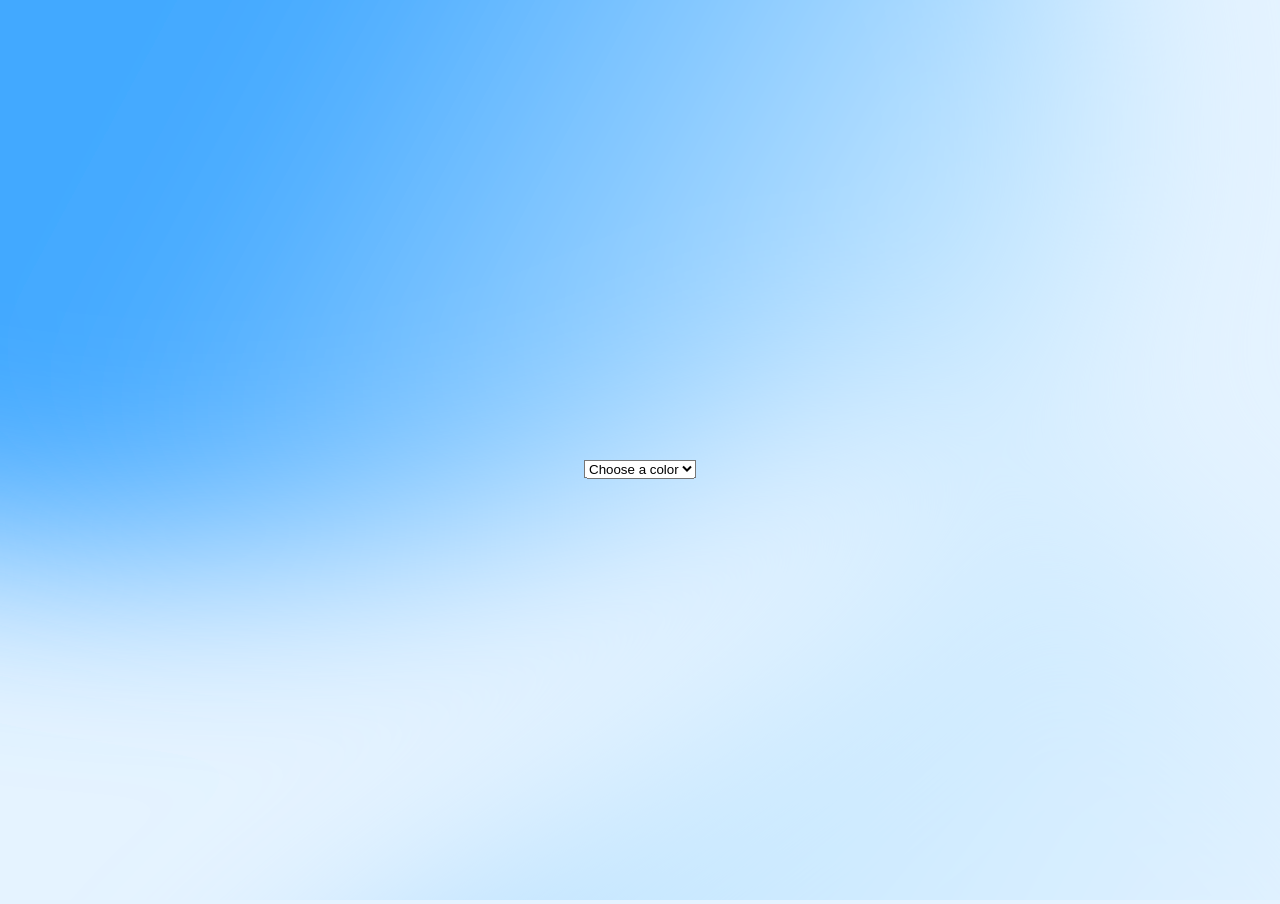
<file: blends-demo/index.html>
<!DOCTYPE html>
<html>
<head>
    <meta name="viewport" content="width=device-width, initial-scale=1.0">
    <link rel="stylesheet" href="blends.css">
    <style>
        html, body {
            margin: 0;
            padding: 0;
            min-height: 100dvh;
            min-height: 100dvh;
            background-color: var(--background-color);
        }
        
        body {
            font-family: system-ui, -apple-system, BlinkMacSystemFont, 'Segoe UI', Roboto, Oxygen, Ubuntu, Cantarell, 'Open Sans', 'Helvetica Neue', sans-serif;
        }

        select {
            position: absolute;
            left: 50%;
            top: 50%;
            transform: translate(-50%, 50%);
        }
    </style>
</head>
<body class="light blue">
    <svg viewBox="0 0 1920 1080" preserveAspectRatio="xMidYMid slice" xmlns="http://www.w3.org/2000/svg">
        <defs>
            <filter id="filter" x="0" y="0" width="1920" height="1080" filterUnits="userSpaceOnUse">
                <feGaussianBlur stdDeviation="118.125" />
            </filter>
            <linearGradient id="fill" x1="-33.7891" y1="47.2691" x2="1913.78" y2="1090.86"
                gradientUnits="userSpaceOnUse">
                <stop/>
                <stop offset="0.22"/>
                <stop offset="0.619267"/>
                <stop offset="0.993911"/>
            </linearGradient>
        </defs>
        <g filter="url(#filter)">
            <path
                d="M-852.491 -233.863C-757.825 -1026.26 750.242 -1349.11 1336.39 -439.906C2256.03 986.577 -172.647 967.304 535.586 1784.05C973.518 2289.08 1203.02 2070.93 1844.17 1722.9C2485.32 1374.86 1522.28 301.936 1092.04 536.611C449.359 887.165 -947.156 558.536 -852.491 -233.863Z"
                fill="url(#fill)" />
        </g>
    </svg>
    <select>
        <option disabled selected value="">Choose a color</option>
        <optgroup label="light">
            <option value="light blue">blue</option>
            <option value="light red">red</option>
            <option value="light green">green</option>
            <option value="light yellow">yellow</option>
            <option value="light purple">purple</option>
        </optgroup>
        <optgroup label="dark">
            <option value="dark blue">blue</option>
            <option value="dark red">red</option>
            <option value="dark green">green</option>
            <option value="dark yellow">yellow</option>
            <option value="dark purple">purple</option>
        </optgroup>
    </select>

    <script>
        let select = document.getElementsByTagName('select')[0];
        
        const updateClasses = () => {
            let newClasses = select.value.split(" ");

            if (newClasses[0]) {
                document.body.classList.value = "";
                newClasses.forEach((e) => {
                    document.body.classList.add(e);
                });
            }
        };
        
        window.addEventListener('load', updateClasses);
        select.addEventListener('change', updateClasses);
    </script>
</body>
</html>
</file>
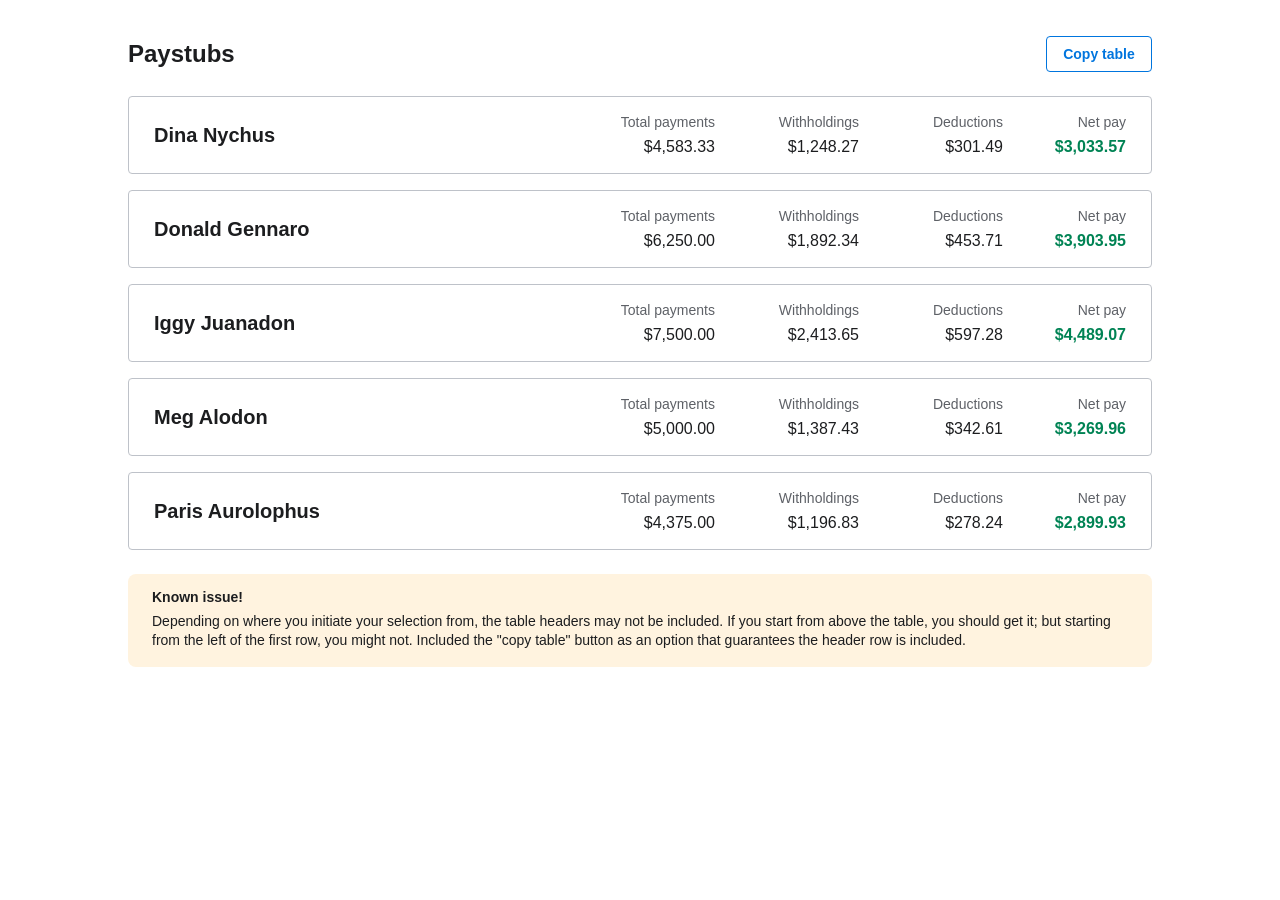
<file: table-test/index.html>
<!DOCTYPE html>
<html>

<head>
  <meta name="viewport" content="width=device-width, initial-scale=1.0">
  <style>
    @font-face {
      font-family: "Oately";
      src: local("Oately-BoldDisplay"),
        url("https://css.justworks.com/fonts/Oately-BoldDisplay.woff2")
          format("woff2"),
        url("https://css.justworks.com/fonts/Oately-BoldDisplay.woff")
          format("woff"),
        url("https://css.justworks.com/fonts/Oately-BoldDisplay.ttf") format("ttf");
      font-weight: 800;
      font-display: swap;
    }   

    @font-face {
      font-family: "Oately";
      src: local("Oately-Bold"),
        url("https://css.justworks.com/fonts/Oately-Bold.woff2") format("woff2"),
        url("https://css.justworks.com/fonts/Oately-Bold.woff") format("woff"),
        url("https://css.justworks.com/fonts/Oately-Bold.ttf") format("ttf");
      font-weight: 700;
      font-display: swap;
    }

    @font-face {
      font-family: "Oately";
      src: local("Oately"),
        url("https://css.justworks.com/fonts/Oately-Regular.woff2") format("woff2"),
        url("https://css.justworks.com/fonts/Oately-Regular.woff") format("woff"),
        url("https://css.justworks.com/fonts/Oately-Regular.ttf") format("ttf");
      font-weight: 400;
      font-display: swap;
    }

    body {
      font-family: Oately, -apple-system, BlinkMacSystemFont, "Segoe UI", sans-serif;
      background: #fff;
      padding: 0.75rem;
      -webkit-font-smoothing: auto;
      -moz-osx-font-smoothing: auto;
      max-width: 64rem;
      margin: 1rem auto;
    }

    table {
      width: 100%;
      border-collapse: collapse;
      position: relative;
      margin-bottom: 1.5rem;
    }

    thead {
      position: absolute;
      top: 1rem;
      left: 1rem;
      width: 0.0625rem;
      height: 0.0625rem;
      padding: 0;
      margin: 0;
      overflow: hidden;
      clip: rect(0, 0, 0, 0);
      white-space: nowrap;
      border: 0;
    }

    thead th {
      font-weight: 400;
      text-align: right;
    }

    thead th:first-child {
      text-align: left;
    }

    tbody {
      display: grid;
      grid-template-columns: 1fr;
      gap: 1rem;
    }

    tbody tr {
      display: grid;
      grid-template-columns: subgrid;
      grid-column: 1 / -1;
      align-items: center;
      gap: 1rem;
      padding: 1rem;
      background: white;
      border: 0.0625rem solid #bec2c9;
      border-radius: 0.25rem;
      position: relative;
      transition: background-color 0.2s ease, border-color 0.2s ease;
    }

    tbody tr:has(.row-link:hover) {
      background-color: #f7f8fb;
      border-color: #A9ADB5;
    }

    tbody tr:has(.row-link:focus-visible) {
      outline: 0.125rem solid #0092f6;
      outline-offset: 0.125rem;
    }

    tbody tr td {
      display: grid;
      grid-template-columns: 1fr 1fr;
      gap: 0.5rem;
      align-items: center;
    }

    tbody tr td[data-label]::before {
      content: attr(data-label);
      font-size: 1rem;
      text-align: left;
      color: #5e6167;
      position: relative;
    }

    .name {
      display: flex;
      flex-direction: column;
      align-items: flex-start;
      flex: 1 0 auto;
    }

    .name-text {
      font-size: 1.25rem;
      font-weight: 700;
      color: #1c1d1f;
      position: relative;
    }

    .row-link {
      position: absolute;
      inset: 0;
      z-index: 1;
      text-decoration: none;
    }

    .row-link:focus,
    .row-link:focus-visible {
      outline: none;
    }

    .value {
      font-size: 1rem;
      font-weight: 400;
      color: #1c1d1f;
      text-align: right;
      position: relative;
    }

    .net-pay .value {
      color: #008354;
      font-weight: 700;
    }

    .table-header {
      display: flex;
      flex-direction: column;
      align-items: flex-start;
      gap: 0.75rem;
      margin-bottom: 1.5rem;
    }

    .table-header h2 {
      font-size: 1.5rem;
      font-weight: 700;
      color: #1c1d1f;
      margin: 0;
      user-select: none;
    }

    .copy-button {
      padding: 0.5rem 1rem;
      background: white;
      border: 0.0625rem solid #0075DE;
      border-radius: 0.25rem;
      font-family: inherit;
      font-size: 0.875rem;
      font-weight: 700;
      line-height: calc(1.25rem - (0.0625rem * 2));
      color: #0075DE;
      cursor: pointer;
      transition: background-color 0.2s ease, color 0.2s ease;
      user-select: none;
      -webkit-user-select: none;
    }

    .copy-button:hover {
      background-color: rgba(67, 169, 255, 0.15);
    }

    .copy-button:active {
      background-color: rgba(67, 169, 255, 0.20);
    }

    .copy-button:focus {
      outline: 0.125rem solid #0092f6;
      outline-offset: 0.125rem;
    }

    .copy-button.success {
      background-color: rgba(20, 134, 45, 0.2);
      border-color: #008354;
      color: #008354;
    }

    .copy-button.error {
      background-color: #d32f2f;
      border-color: #d32f2f;
      color: white;
    }

    .footnote {
      background-color: #fff3df;
      color: #1c1d1f;
      padding: 1rem 1.5rem;
      border-radius: 0.5rem;
    }

    .footnote h3 {
      margin-top: 0;
      font-size: 0.875rem;
      line-height: 1;
      margin-bottom: 0.5rem;
    }

    .footnote p {
      margin: 0;
      font-size: 0.875rem;
      line-height: 1.38;
    }

    @media (min-width: 30rem) {
      body {
        padding: 1.25rem;
      }

      .table-header {
        flex-direction: row;
        justify-content: space-between;
        align-items: center;
      }
    }

    @media (min-width: 48rem) {
      thead {
        left: 1.5rem;
      }

      tbody {
        grid-template-columns: 1fr minmax(8rem, auto) minmax(8rem, auto) minmax(8rem, auto) minmax(8rem, auto);
      }

      tbody tr {
        gap: 1.5rem;
        padding: 1rem 1.5rem;
      }

      tbody tr td {
        display: flex;
        flex-direction: column;
        gap: 0.5rem;
        align-items: flex-end;
      }

      .name {
        border-bottom: none;
        padding-bottom: 0;
        align-items: flex-start;
      }

      tbody tr td[data-label]::before {
        font-size: 0.875rem;
        user-select: none;
        text-align: right;
      }

      .value {
        text-align: right;
      }
    }
  </style>
</head>

<body>

  <div class="table-header">
    <h2>Paystubs</h2>
    <button class="copy-button" onclick="copyTable()">Copy table</button>
  </div>

  <table id="paystubs-table">
    <thead>
      <tr>
        <th style="text-align: left;">Name</th>
        <th style="text-align: right;">Total payments</th>
        <th style="text-align: right;">Withholdings</th>
        <th style="text-align: right;">Deductions</th>
        <th style="text-align: right;">Net pay</th>
      </tr>
    </thead>
    <tbody>
      <tr>
        <td class="name">
          <span class="name-text" id="name-dina-nychus">Dina Nychus</span>
          <a href="#paystub-dina-nychus" class="row-link" aria-labelledby="name-dina-nychus"></a>
        </td>
        <td class="total-payments" data-label="Total payments">
          <div class="value">$4,583.33</div>
        </td>
        <td class="withholdings" data-label="Withholdings">
          <div class="value">$1,248.27</div>
        </td>
        <td class="deductions" data-label="Deductions">
          <div class="value">$301.49</div>
        </td>
        <td class="net-pay" data-label="Net pay">
          <div class="value">$3,033.57</div>
        </td>
      </tr>
      <tr>
        <td class="name">
          <span class="name-text" id="name-donald-gennaro">Donald Gennaro</span>
          <a href="#paystub-donald-gennaro" class="row-link" aria-labelledby="name-donald-gennaro"></a>
        </td>
        <td class="total-payments" data-label="Total payments">
          <div class="value">$6,250.00</div>
        </td>
        <td class="withholdings" data-label="Withholdings">
          <div class="value">$1,892.34</div>
        </td>
        <td class="deductions" data-label="Deductions">
          <div class="value">$453.71</div>
        </td>
        <td class="net-pay" data-label="Net pay">
          <div class="value">$3,903.95</div>
        </td>
      </tr>
      <tr>
        <td class="name">
          <span class="name-text" id="name-iggy-juanadon">Iggy Juanadon</span>
          <a href="#paystub-iggy-juanadon" class="row-link" aria-labelledby="name-iggy-juanadon"></a>
        </td>
        <td class="total-payments" data-label="Total payments">
          <div class="value">$7,500.00</div>
        </td>
        <td class="withholdings" data-label="Withholdings">
          <div class="value">$2,413.65</div>
        </td>
        <td class="deductions" data-label="Deductions">
          <div class="value">$597.28</div>
        </td>
        <td class="net-pay" data-label="Net pay">
          <div class="value">$4,489.07</div>
        </td>
      </tr>
      <tr>
        <td class="name">
          <span class="name-text" id="name-meg-alodon">Meg Alodon</span>
          <a href="#paystub-meg-alodon" class="row-link" aria-labelledby="name-meg-alodon"></a>
        </td>
        <td class="total-payments" data-label="Total payments">
          <div class="value">$5,000.00</div>
        </td>
        <td class="withholdings" data-label="Withholdings">
          <div class="value">$1,387.43</div>
        </td>
        <td class="deductions" data-label="Deductions">
          <div class="value">$342.61</div>
        </td>
        <td class="net-pay" data-label="Net pay">
          <div class="value">$3,269.96</div>
        </td>
      </tr>
      <tr>
        <td class="name">
          <span class="name-text" id="name-paris-aurolophus">Paris Aurolophus</span>
          <a href="#paystub-paris-aurolophus" class="row-link" aria-labelledby="name-paris-aurolophus"></a>
        </td>
        <td class="total-payments" data-label="Total payments">
          <div class="value">$4,375.00</div>
        </td>
        <td class="withholdings" data-label="Withholdings">
          <div class="value">$1,196.83</div>
        </td>
        <td class="deductions" data-label="Deductions">
          <div class="value">$278.24</div>
        </td>
        <td class="net-pay" data-label="Net pay">
          <div class="value">$2,899.93</div>
        </td>
      </tr>
    </tbody>
  </table>

  <div class="footnote">
    <h3>Known issue!</h3>
    <p>Depending on where you initiate your selection from, the table headers may not be included. If you start from above the table, you should get it; but starting from the left of the first row, you might not. Included the "copy table" button as an option that guarantees the header row is included.
  </div>

  <script>
    // Lock button width to initial size
    window.addEventListener('DOMContentLoaded', () => {
      const button = document.querySelector('.copy-button');
      const widthInPx = button.offsetWidth;
      const rootFontSize = parseFloat(getComputedStyle(document.documentElement).fontSize);
      const widthInRem = widthInPx / rootFontSize;
      button.style.minWidth = widthInRem + 'rem';
    });

    async function copyTable() {
      const table = document.getElementById('paystubs-table');
      const button = document.querySelector('.copy-button');

      try {
        // Create a range and select the table
        const range = document.createRange();
        range.selectNode(table);

        // Clear existing selection and add our range
        const selection = window.getSelection();
        selection.removeAllRanges();
        selection.addRange(range);

        // Copy to clipboard
        document.execCommand('copy');

        // Clear selection
        selection.removeAllRanges();

        // Visual feedback
        const originalText = button.textContent;
        button.textContent = 'Copied!';
        button.classList.add('success');
        setTimeout(() => {
          button.textContent = originalText;
          button.classList.remove('success');
        }, 2000);
      } catch (err) {
        console.error('Failed to copy table:', err);
        button.textContent = 'Copy failed';
        button.classList.add('error');
        setTimeout(() => {
          button.textContent = 'Copy table';
          button.classList.remove('error');
        }, 2000);
      }
    }
  </script>

</body>

</html>
</file>
<file: blends-demo/blends.css>
.light {
    --background-color: #E5F3FF;
}

.dark {
    --background-color: #001166;
}

.light.blue {
    --color-1: #43A9ff;
    --color-2: #43A9ff;
    --display-color-2: none;
    --color-3: #C7E8FF;
    --color-4: #E5F3FF;
}

.light.red {
    --color-1: #43A9FF;
    --color-2: #6AC7FF;
    --color-3: #E5F3FF;
    --color-4: #FF7349;
}

.light.green {
    --color-1: #0092F6;
    --color-2: #6AC7FF;
    --color-3: #E5F3FF;
    --color-4: #29A545;
}

.light.yellow {
    --color-1: #0092F6;
    --color-2: #6AC7FF;
    --color-3: #E5F3FF;
    --color-4: #FFBD0A;
}

.light.purple {
    --color-1: #43A9FF;
    --color-2: #6AC7FF;
    --color-3: #E5F3FF;
    --color-4: #8650F8;
}

.dark.blue {
    --color-1: #0092F6;
    --color-2: #0092F6;
    --display-color-2: none;
    --color-3: #001166;
    --color-4: #0051B9;
}

.dark.red {
    --color-1: #0092F6;
    --color-2: #0051B9;
    --color-3: #001166;
    --color-4: #E1390B;
}

.dark.green {
    --color-1: #0092F6;
    --color-2: #0051B9;
    --color-3: #001166;
    --color-4: #14862D;
}

.dark.yellow {
    --color-1: #0092F6;
    --color-2: #0051B9;
    --color-3: #001166;
    --color-4: #D67B00;
}

.dark.purple {
    --color-1: #0092F6;
    --color-2: #0051B9;
    --color-3: #001166;
    --color-4: #8650F8;
}

svg {
    background-color: var(--background-color);
    width: 100lvw;
    height: 100lvh;
}

#fill stop:nth-child(1) {
    stop-color: var(--color-1);
}

#fill stop:nth-child(2) {
    stop-color: var(--color-2);
    display: var(--display-color-2, inline);
}

#fill stop:nth-child(3) {
    stop-color: var(--color-3);
}

#fill stop:nth-child(4) {
    stop-color: var(--color-4);
}
</file>
